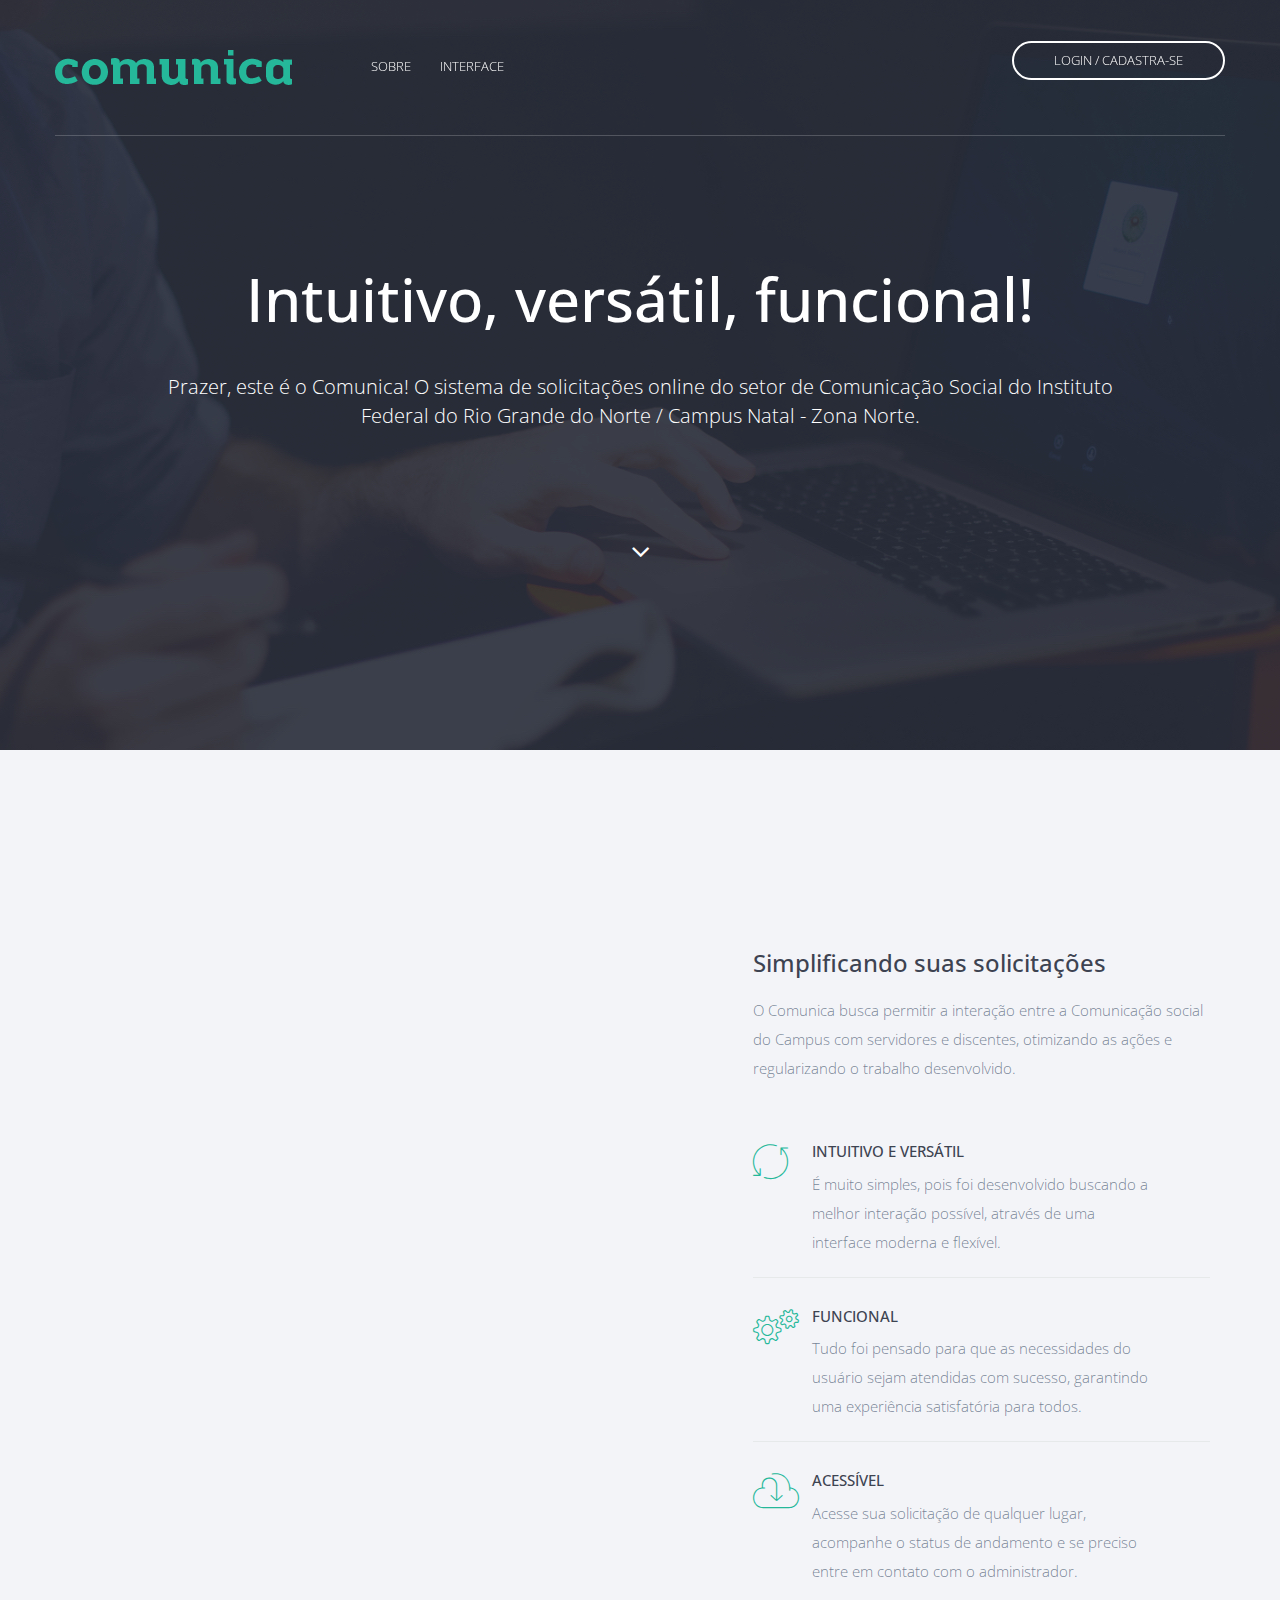
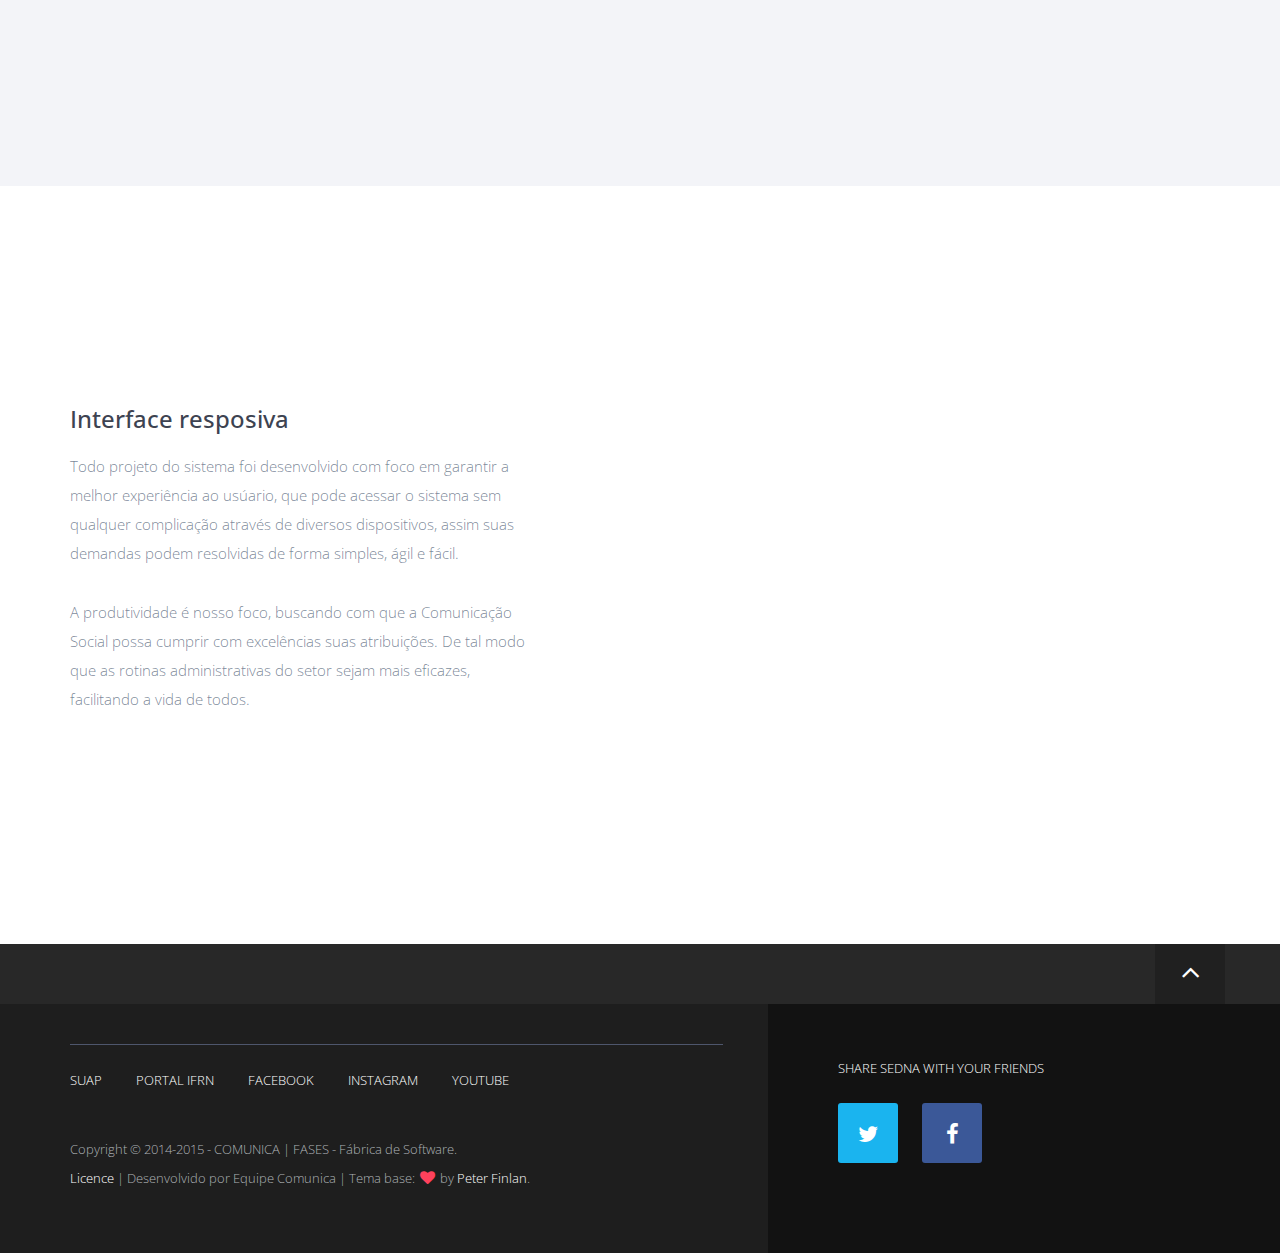
<file: index.html>
<!doctype html>
<!--[if lt IE 7]>      <html class="no-js lt-ie9 lt-ie8 lt-ie7" lang=""> <![endif]-->
<!--[if IE 7]>         <html class="no-js lt-ie9 lt-ie8" lang=""> <![endif]-->
<!--[if IE 8]>         <html class="no-js lt-ie9" lang=""> <![endif]-->
<!--[if gt IE 8]><!--> <html class="no-js" lang=""> <!--<![endif]-->
<head>
	<meta charset="utf-8">
	<!--<meta http-equiv="X-UA-Compatible" content="IE=edge,chrome=1">-->
	<meta http-equiv="X-UA-Compatible" content="IE=edge" />
	<title>COMUNICA - Sistema Online da Comunicação Social</title>
	<meta name="description" content="">
	<meta name="viewport" content="width=device-width, initial-scale=1">
	<link rel="apple-touch-icon" href="apple-touch-icon.png">
	<link rel="icon" type="image/png" href="favicon-32x32.png" sizes="32x32" />
	<link rel="icon" type="image/png" href="favicon-16x16.png" sizes="16x16" />
	<link rel="stylesheet" href="css/normalize.min.css">
	<link rel="stylesheet" href="css/bootstrap.min.css">
	<link rel="stylesheet" href="css/jquery.fancybox.css">
	<link rel="stylesheet" href="css/flexslider.css">
	<link rel="stylesheet" href="css/styles.css">
	<link rel="stylesheet" href="css/queries.css">
	<link rel="stylesheet" href="css/etline-font.css">
	<link rel="stylesheet" href="bower_components/animate.css/animate.min.css">
	<link rel="stylesheet" href="http://maxcdn.bootstrapcdn.com/font-awesome/4.3.0/css/font-awesome.min.css">
	<script src="js/vendor/modernizr-2.8.3-respond-1.4.2.min.js"></script>
</head>
<body id="top">
    <!--[if lt IE 8]>
    <p class="browserupgrade">You are using an <strong>outdated</strong> browser. Please <a href="http://browsehappy.com/">upgrade your browser</a> to improve your experience.</p>
    <![endif]-->
    <section class="hero">
    	<section class="navigation">
    		<header>
    			<div class="header-content">
    				<div class="logo"><a href="#"><img src="img/comunica-logo.png" alt="Comunica"></a></div>
    				<div class="header-nav">
    					<nav>
    						<ul class="primary-nav">
    							<li><a href="#sobre">Sobre</a></li>
    							<li><a href="#interface">Interface</a></li>
    							<!-- <li><a href="#equipe">Equipe</a></li> -->
    						</ul>
    						<ul class="member-actions">
    							<!-- <li><a href="#download" class="login">Log in</a></li> -->
    							<li><a href="painel/login" class="btn-white btn-small">Login / Cadastra-se</a></li>
    						</ul>
    					</nav>
    				</div>
    				<div class="navicon">
    					<a class="nav-toggle" href="#"><span></span></a>
    				</div>
    			</div>
    		</header>
    	</section>
    	<div class="container">
    		<div class="row">
    			<div class="col-md-10 col-md-offset-1">
    				<div class="hero-content text-center">
    					<h1>Intuitivo, versátil, funcional!</h1>
    					<p class="intro">Prazer, este é o Comunica! O sistema de solicitações online do setor de Comunicação Social do Instituto Federal do Rio Grande do Norte / Campus Natal - Zona Norte.</p>
    					<!--<a href="#" class="btn btn-fill btn-large btn-margin-right">Download</a> <a href="#" class="btn btn-accent btn-large">Learn more</a> -->
    				</div>
    			</div>
    		</div>
    	</div>
    	<div class="down-arrow floating-arrow"><a href="#sobre"><i class="fa fa-angle-down"></i></a></div>
    </section>
   <!--
   <section class="intro section-padding">
        <div class="container">
            <div class="row">
                <div class="col-md-4 intro-feature">
                    <div class="intro-icon">
                        <span data-icon="&#xe810;" class="icon"></span>
                    </div>
                    <div class="intro-content">
                        <h5>Easily Customised</h5>
                        <p>Easily customise Sedna to suit your start up, portfolio or product. Take advantage of the layered Sketch file and bring your product to life.</p>
                    </div>
                </div>
                <div class="col-md-4 intro-feature">
                    <div class="intro-icon">
                        <span data-icon="&#xe030;" class="icon"></span>
                    </div>
                    <div class="intro-content">
                        <h5>Modern Design</h5>
                        <p>Designed with modern trends and techniques in mind, Sedna will help your product stand out in an already saturated market.</p>
                    </div>
                </div>
                <div class="col-md-4 intro-feature">
                    <div class="intro-icon">
                        <span data-icon="&#xe01a;" class="icon"></span>
                        <span data-icon="&#xe02a;" class="icon"></span>
                        <span data-icon="&#xe03a;" class="icon"></span>
                        <span data-icon="&#xe04a;" class="icon"></span>
                        <span data-icon="&#xe05a;" class="icon"></span>
                        <span data-icon="&#xe04b;" class="icon"></span>
                        <span data-icon="&#xe05b;" class="icon"></span>
                        <span data-icon="&#xe00a;" class="icon"></span>
                        <span data-icon="&#xe00b;" class="icon"></span>
                        <span data-icon="&#xe00c;" class="icon"></span>
                        <span data-icon="&#xe00d;" class="icon"></span>
                        <span data-icon="&#xe00e;" class="icon"></span>
                        <span data-icon="&#xe00f;" class="icon"></span>
                        <span data-icon="&#xe01a;" class="icon"></span>
                        <span data-icon="&#xe02b;" class="icon"></span>
                        <span data-icon="&#xe03c;" class="icon"></span>
                        <span data-icon="&#xe04d;" class="icon"></span>
                        <span data-icon="&#xe05e;" class="icon"></span>
                        <span data-icon="&#xe06f;" class="icon"></span>
                        <span data-icon="&#xe00a;" class="icon"></span>
                        <span data-icon="&#xe00b;" class="icon"></span>
                        <span data-icon="&#xe00c;" class="icon"></span>
                        <span data-icon="&#xe00d;" class="icon"></span>
                        <span data-icon="&#xe00e;" class="icon"></span>
                        <span data-icon="&#xe00f;" class="icon"></span>

                    </div>
                    <div class="intro-content last">
                        <h5>Responsive Development</h5>
                        <p>Built using the latest web technologies like html5, css3, and jQuery, rest assured Sedna will look smashing on every device under the sun.</p>
                    </div>
                </div>
            </div>
        </div>
    </section> -->
    <section class="features section-padding" id="sobre">
    	<div class="container">
    		<div class="row">
    			<div class="col-md-5 col-md-offset-7">
    				<div class="feature-list">
    					<h3>Simplificando suas solicitações</h3>
    					<p>O Comunica busca permitir a interação entre a Comunicação social do Campus com servidores e discentes, otimizando as ações e regularizando o trabalho desenvolvido.</p>
    					<ul class="features-stack">
    						<li class="feature-item">
    							<div class="feature-icon">
    								<span data-icon="&#xe05a;" class="icon"></span>
    							</div>
    							<div class="feature-content">
    								<h5>Intuitivo e versátil</h5>
    								<p>É muito simples, pois foi desenvolvido buscando a melhor interação possível, através de uma interface moderna e  flexível.</p>
    							</div>
    						</li>
    						<li class="feature-item">
    							<div class="feature-icon">
    								<span data-icon="&#xe02b;" class="icon"></span>
    							</div>
    							<div class="feature-content">
    								<h5>Funcional</h5>
    								<p>Tudo foi pensado para que as necessidades do usuário sejam atendidas com sucesso, garantindo uma experiência satisfatória para todos.
    								</p>
    							</div>
    						</li>
    						<li class="feature-item">
    							<div class="feature-icon">
    								<span data-icon="&#xe04d;" class="icon"></span>
    							</div>
    							<div class="feature-content">
    								<h5>Acessível</h5>
    								<p>Acesse sua solicitação de qualquer lugar, acompanhe o status de andamento e se preciso entre em contato com o administrador.</p>
    							</div>
    						</li>
    					</ul>
    				</div>
    			</div>
    		</div>
    	</div>
    	<div class="device-showcase">
    		<div class="devices">
    			<div class="ipad-wrap wp1"></div>
    			<div class="iphone-wrap wp2"></div>
    		</div>
    	</div>
    	<div class="responsive-feature-img"><img src="img/devices.png" alt="responsive devices"></div>
    </section>
    <section class="features-extra section-padding" id="interface">
    	<div class="container">
    		<div class="row">
    			<div class="col-md-5">
    				<div class="feature-list">
    					<h3>Interface resposiva</h3>
    					<p>Todo projeto do sistema foi desenvolvido com foco em garantir a melhor experiência ao usúario, que pode acessar o sistema sem qualquer complicação através de diversos dispositivos, assim suas demandas podem resolvidas de forma simples, ágil e fácil. </p>
    					<p>A produtividade é nosso foco, buscando com que a Comunicação Social possa cumprir com excelências suas atribuições. De tal modo que as rotinas administrativas do setor sejam mais eficazes, facilitando a vida de todos.
    					</p>
    					<!-- <a href="#" class="btn btn-ghost btn-accent btn-small">What's Sketch?</a> -->
    				</div>
    			</div>
    		</div>
    	</div>
    	<div class="macbook-wrap wp3"></div>
    	<div class="responsive-feature-img"><img src="img/macbook-pro.png" alt="responsive devices"></div>
    </section>

       <!--
    <section class="hero-strip section-padding">
        <div class="container">
            <div class="col-md-12 text-center">
                <h2>
                Customise Sedna with the included <span class="sketch">Sketch <i class="version">3</i></span> file
                </h2>
                <p>Change/swap/edit every aspect of Sedna before you hit development with the included Sketch file.</p>
                <a href="#" class="btn btn-ghost btn-accent btn-large">Download now!</a>
                <div class="logo-placeholder floating-logo"><img src="img/sketch-logo.png" alt="Sketch Logo"></div>
            </div>
        </div>
    </section>
    <section class="blog-intro section-padding" id="blog">
        <div class="container">
            <div class="row">
                <div class="col-md-12">
                    <h3>Showcase your smashing product with Sedna</h3>
                </div>
            </div>
            <div class="row">
                <div class="col-md-6 col-sm-12 col-xs-12 leftcol">
                    <h5>EXCLUSIVE TO CODROPS</h5>
                    <p>Minim veniam, quis nostrud exercitation ullamco laboris nisi ut aliquip ex ea commodo consequat. Duis aute irure dolor in reprehenderit in voluptate velit esse cillum dolore eu fugiat nulla pariatur. Excepteur sint occaecat cupidatat non proident, sunt in culpa qui officia deserunt mollit anim id est laborum.</p>
                </div>
                <div class="col-md-6 col-sm-12 col-xs-12 rightcol">
                    <h5>SPREADING PIXELS AROUND THE WORLD</h5>
                    <p>Minim veniam, quis nostrud exercitation ullamco laboris nisi ut aliquip ex ea commodo consequat. Duis aute irure dolor in reprehenderit in voluptate velit esse cillum dolore eu fugiat nulla pariatur. Excepteur sint occaecat cupidatat non proident, sunt in culpa qui officia deserunt mollit anim id est laborum.</p>
                </div>
            </div>
        </div>
    </section>

    <section class="blog text-center">
        <div class="container-fluid">
            <div class="row">
                <div class="col-md-4">
                    <article class="blog-post">
                        <figure>
                            <a href="img/blog-img-01.jpg" class="single_image">
                                <div class="blog-img-wrap">
                                    <div class="overlay">
                                        <i class="fa fa-search"></i>
                                    </div>
                                    <img src="img/blog-img-01.jpg" alt="Sedna blog image"/>
                                </div>
                            </a>
                            <figcaption>
                            <h2><a href="#" class="blog-category" data-toggle="tooltip" data-placement="top" data-original-title="See more posts">Product</a></h2>
                            <p><a href="#" class="blog-post-title">Getting started with Sedna <i class="fa fa-angle-right"></i></a></p>
                            </figcaption>
                        </figure>
                    </article>
                </div>
                <div class="col-md-4">
                    <article class="blog-post">
                        <figure>
                            <a href="img/blog-img-02.jpg" class="single_image">
                                <div class="blog-img-wrap">
                                    <div class="overlay">
                                        <i class="fa fa-search"></i>
                                    </div>
                                    <img src="img/blog-img-02.jpg" alt="Sedna blog image"/>
                                </div>
                            </a>
                            <figcaption>
                            <h2><a href="#" class="blog-category" data-toggle="tooltip" data-placement="top" data-original-title="See more posts">Technology</a></h2>
                            <p><a href="#" class="blog-post-title">Why IE8 support is deminishing <i class="fa fa-angle-right"></i></a></p>
                            </figcaption>
                        </figure>
                    </article>
                </div>
                <div class="col-md-4">
                    <article class="blog-post">
                        <figure>
                            <a href="img/blog-img-03.jpg" class="single_image">
                                <div class="blog-img-wrap">
                                    <div class="overlay">
                                        <i class="fa fa-search"></i>
                                    </div>
                                    <img src="img/blog-img-03.jpg" class="single_image" alt="Sedna blog image"/>
                                </div>
                            </a>
                            <figcaption>
                            <h2><a href="#" class="blog-category" data-toggle="tooltip" data-placement="top" data-original-title="See more posts">Product</a></h2>
                            <p><a href="#" class="blog-post-title">Sedna tutorial: How to begin your <i class="fa fa-angle-right"></i></a></p>
                            </figcaption>
                        </figure>
                    </article>
                </div>
                <a href="#" class="btn btn-ghost btn-accent btn-small">More news</a>
            </div>
        </div>
    </section> -->

  <!--      <section class="testimonial-slider section-padding text-center">
    	<div class="container">
    		<div class="row">
    			<div class="col-md-12">
    				<div class="flexslider">
    					<ul class="slides">
    						<li>
    							<div class="avatar"><img src="img/avatar.jpg" alt="Sedna Testimonial Avatar"></div>
    							<h2>"Lorem ipsum dolor sit amet, nullam lucia nisi."</h2>
    							<p class="author">Peter Finlan, Product Designer.</p>
    						</li>
    						<li>
    							<div class="avatar"><img src="img/mani.jpg" alt="Sedna Testimonial Avatar"></div>
    							<h2>"Nunc vel maximus purus. Nullam ac urna ornare."</h2>
    							<p class="author">Manoela Ilic, Founder @ Codrops.</p>
    						</li>
    						<li>
    							<div class="avatar"><img src="img/130.jpg" alt="Sedna Testimonial Avatar"></div>
    							<h2>"Nullam ac urna ornare, ultrices nisl ut, lacinia nisi."</h2>
    							<p class="author">Blaz Robar, Pixel Guru</p>
    						</li>
    					</ul>
    				</div>
    			</div>
    		</div>
    	</div>
    </section>

    <section class="sign-up section-padding text-center" id="download">
        <div class="container">
            <div class="row">
                <div class="col-md-6 col-md-offset-3">
                    <h3>Get started with Sedna, absolutely free</h3>
                    <p>Grab your copy today, exclusively from Codrops</p>
                    <form class="signup-form" action="#" method="POST" role="form">
                        <div class="form-input-group">
                            <i class="fa fa-envelope"></i><input type="text" class="" placeholder="Enter your email" required>
                        </div>
                        <div class="form-input-group">
                            <i class="fa fa-lock"></i><input type="text" class="" placeholder="Enter your password" required>
                        </div>
                        <button type="submit" class="btn-fill sign-up-btn">Sign up for free</button>
                    </form>
                </div>
            </div>
        </div>
    </section> -->


   <!-- <section class="intro section-padding" id="equipe">
    	<div class="container">
    		<div class="row">
    			<div class="col-md">
    				<div class="col-md-3  feature-list">
    					<h3><span data-icon="&#xe040;" class="icon"></span> EQUIPE</h3>
    					<p>O projeto teve início em 2015, tendo como precursores alunos do Curso Técnico Integrado em Informática. Atualmente é desenvolvido na Fábrica de Software Escola (FaSES) do Instituo Federal do Rio Grande do Norte / Campus Natal - Zona Norte.
    					</p>
    				</div>
    			</div>
    			<div class="col-md-3 ">
    				<div class="intro-content">
    					<h5><i class="fa fa-anchor"></i> Cesimar Xavier (Orientador)</h5>
    					<p>Graduado em Design Gráfico pela Universidade Potiguar (2011). Tem experiência na área de Ciência da Computação, com ênfase em Sistemas Web. Visando desenvolvimento para web, usabilidade na web, arquitetura de informação, IHC e experiência de usuário.</p>
    				</div>
    			</div>
    			<div class="col-md-3">
    				<div class="intro-content">
    					<h5><i class="glyphicon glyphicon-fire"></i> Otavio Barbosa (Orientador)</h5>
    					<p>Graduado em Ciência da Computação pela Universidade Federal do Rio Grande do Norte (2009). Atualmente é professor do ensino básico, técnico e tecnológico do Instituto Federal de Educação, Ciência e Tecnologia do Rio Grande do Norte.</p>
    				</div>
    			</div>

    			<div class="col-md-3">
    				<div class="intro-content last">
    					<h5><i class="fa fa-smile-o"></i> Cinthia Diniz</h5>
    					<p>Técnica em Informática pelo IFRN (2015), atualmente é graduanda no curso de Medicina pela Universidade Federal do Rio Grande do Norte.</p>
    				</div>
    			</div>
    		</div>


    		<div class="col-md-3">
    			<div class="intro-content last">
    				<h5><i class="glyphicon glyphicon-cog"></i> Darlla Torres</h5>
    				<p>Técnica em Informática pelo IFRN (2015), atualmente é graduanda no curso de Engenharia de Produção pela Universidade Federal do Rio Grande do Norte.</p>
    			</div>
    		</div>
    		<div class="col-md-3">
    			<div class="intro-content last">
    				<h5><i class="fa fa-puzzle-piece"></i>  Geovane Bispo</h5>
    				<p>Técnica em Informática pelo IFRN (2015), atualmente é graduando no curso de Engenharia Civil pela Universidade Federal do Rio Grande do Norte.</p>
    			</div>
    		</div>

    		<div class="col-md-3">
    			<div class="intro-content last">
    				<h5><i class="fa fa-rocket"></i> Jadson Medeiros</h5>
    				<p>Técnico em Informática pelo IFRN (2015), já cursou Publicidade e Propaganda, mas atualmente é Graduando em Direito pela UFRN. Tem experiência com criação de contéudo para web e design.</p>
    			</div>
    		</div>

    		<div class="col-md-3">
    			<div class="intro-content last">
    				<h5><i class="glyphicon glyphicon-user"></i> Vivian Gabriella</h5>
    				<p>Técnica em Informática pelo IFRN (2015), possui experiência com a área de redes e segurança da informação.</p>
    			</div>
    		</div>

    	</div>
    </div>
</section> -->


<section class="to-top">
	<div class="container">
		<div class="row">
			<div class="to-top-wrap">
				<a href="#top" class="top"><i class="fa fa-angle-up"></i></a>
			</div>
		</div>
	</div>
</section> 
<footer>
	<div class="container">
		<div class="row">
			<div class="col-md-7">
				<div class="footer-links">
					<ul class="footer-group">
						<li><a href="http://suap.ifrn.edu.br/" target="_blank">SUAP</a></li>
						<li><a href="http://portal.ifrn.edu.br/campus/natalzonanorte" target="_blank">PORTAL IFRN</a></li>
						<li><a href="https://www.facebook.com/ifrn.natalzonanorte/" target="_blank">FACEBOOK</a></li>
						<li><a href="https://www.instagram.com/ifrnzn/" target="_blank">INSTAGRAM</a></li>
						<li><a href="#" target="_blank">YOUTUBE</a></li>
					</ul>
					<p>Copyright © 2014-2015 - COMUNICA | FASES - Fábrica de Software. <br>
						<a href="http://tympanus.net/codrops/licensing/">Licence</a> | Desenvolvido por Equipe Comunica | Tema base: <span class="fa fa-heart pulse2"></span> by <a href="http://www.peterfinlan.com/">Peter Finlan</a>.</p>
					</div>
				</div>
				<div class="social-share">
					<p>Share Sedna with your friends</p>
					<a href="https://twitter.com/peterfinlan" class="twitter-share"><i class="fa fa-twitter"></i></a> <a href="#" class="facebook-share"><i class="fa fa-facebook"></i></a>
				</div>
			</div>
		</div>
	</footer>
	<script src="http://ajax.googleapis.com/ajax/libs/jquery/1.11.2/jquery.min.js"></script>
	<script>window.jQuery || document.write('<script src="js/vendor/jquery-1.11.2.min.js"><\/script>')</script>
	<script src="bower_components/retina.js/dist/retina.js"></script>
	<script src="js/jquery.fancybox.pack.js"></script>
	<script src="js/vendor/bootstrap.min.js"></script>
	<script src="js/scripts.js"></script>
	<script src="js/jquery.flexslider-min.js"></script>
	<script src="bower_components/classie/classie.js"></script>
	<script src="bower_components/jquery-waypoints/lib/jquery.waypoints.min.js"></script>
	<!-- Google Analytics: change UA-XXXXX-X to be your site's ID. -->
	<script>
		(function(b,o,i,l,e,r){b.GoogleAnalyticsObject=l;b[l]||(b[l]=
			function(){(b[l].q=b[l].q||[]).push(arguments)});b[l].l=+new Date;
		e=o.createElement(i);r=o.getElementsByTagName(i)[0];
		e.src='//www.google-analytics.com/analytics.js';
		r.parentNode.insertBefore(e,r)}(window,document,'script','ga'));
		ga('create','UA-XXXXX-X','auto');ga('send','pageview');
	</script>
</body>
</html>
</file>
<file: css/styles.css>
@import url(http://fonts.googleapis.com/css?family=Open+Sans:300italic,400italic,600italic,700italic,800italic,400,300,600,700,800);
@import url(http://fonts.googleapis.com/css?family=Merriweather:400,300,400italic,300italic,700,700italic);
@import url(http://fonts.googleapis.com/css?family=Nunito:400,300,700);

@font-face {
    font-family: 'musketbold';
    src: url('../fonts/musket-bold-webfont.eot');
    src: url('../fonts/musket-bold-webfont.eot?#iefix') format('embedded-opentype'),
         url('../fonts/musket-bold-webfont.woff2') format('woff2'),
         url('../fonts/musket-bold-webfont.woff') format('woff'),
         url('../fonts/musket-bold-webfont.ttf') format('truetype'),
         url('../fonts/musket-bold-webfont.svg#musketbold') format('svg');
    font-weight: normal;
    font-style: normal;

}




@font-face {
    font-family: 'musketbold_italic';
    src: url('../fonts/musket-bold-italic-webfont.eot');
    src: url('../fonts/musket-bold-italic-webfont.eot?#iefix') format('embedded-opentype'),
         url('../fonts/musket-bold-italic-webfont.woff2') format('woff2'),
         url('../fonts/musket-bold-italic-webfont.woff') format('woff'),
         url('../fonts/musket-bold-italic-webfont.ttf') format('truetype'),
         url('../fonts/musket-bold-italic-webfont.svg#musketbold_italic') format('svg');
    font-weight: normal;
    font-style: normal;

}




@font-face {
    font-family: 'musketregular';
    src: url('../fonts/musket-regular-webfont.eot');
    src: url('../fonts/musket-regular-webfont.eot?#iefix') format('embedded-opentype'),
         url('../fonts/musket-regular-webfont.woff2') format('woff2'),
         url('../fonts/musket-regular-webfont.woff') format('woff'),
         url('../fonts/musket-regular-webfont.ttf') format('truetype'),
         url('../fonts/musket-regular-webfont.svg#musketregular') format('svg');
    font-weight: normal;
    font-style: normal;

}

/* ==========================================================================
Typography
========================================================================== */
p {
  font-size: 15px;
  line-height: 29px;
  color: rgba(28, 54, 83, 0.6);
  padding-bottom: 20px; }

h1 {
  font-size: 60px; }

h2 {
  font-size: 40px;
  font-weight: 300;
  color: #3D4351; }

h3 {
  font-size: 24px;
  margin-bottom: 20px;
  color: #3D4351; }

h4 {
  font-size: 18px; }

h5 {
  font-size: 15px;
  color: #3D4351;
  text-transform: uppercase;
  font-weight: 500; }

.btn {
  font-size: 13px;
  border: solid 2px;
  border-radius: 40px;
  display: inline-block;
  text-transform: uppercase; }

.btn:hover, .btn:focus {
  color: #fff;
  border-color: #25b89a;
  background-color: #25b89a; }

.btn-white {
  font-size: 13px;
  border: solid 2px;
  border-radius: 40px;
  display: inline-block;
  border-color: #fff; }

.btn-white:hover, .btn-white:focus {
  color: #25b89a;
  border-color: #25b89a; }

.btn-fill {
  color: #fff;
  border: solid 2px #25b89a;
  border-radius: 40px;
  display: inline-block;
  text-transform: uppercase;
  background-color: #25b89a; }

.btn-fill:hover, .btn-fill:focus {
  color: #fff;
  background-color: #D7405D;
  border-color: #D7405D; }

.btn-small {
  padding: 8px 40px; }

.btn-large {
  padding: 15px 40px; }

.btn-margin-right {
  margin-right: 20px; }

section.intro, section.features-extra, section.sign-up {
  background: #fff; }

section.features, section.blog-intro, section.blog {
  background: #F3F4F8; }

/* ==========================================================================
Global Styles
========================================================================== */
.group:after {
  content: "";
  display: table;
  clear: both; }

.no-padding {
  padding: 0; }

.no-margin {
  margin: 0; }

a {
  color: #25b89a;
  -webkit-transition-timing-function: ease;
  transition-timing-function: ease;
  -webkit-transition-duration: 200ms;
  transition-duration: 200ms;
  -webkit-transition-property: color, border-color, background-color;
  transition-property: color, border-color, background-color; }

a:hover, a:focus {
  color: #D7405D;
  text-decoration: none; }

body {
  font-family: "Open Sans", sans-serif;
  font-weight: 300;
  color: rgba(28, 54, 83, 0.6);
  -webkit-text-size-adjust: 100%; }

ul, ol {
  margin: 0;
  padding: 0; }

ul li {
  list-style: none; }

.section-padding {
  padding: 200px 0; }

.tooltip {
  position: absolute;
  z-index: 1070;
  display: block;
  font-family: "Helvetica Neue", Helvetica, Arial, sans-serif;
  font-size: 12px;
  font-weight: normal;
  line-height: 1.4;
  visibility: visible;
  filter: alpha(opacity=0);
  opacity: 0; }

.tooltip.in {
  filter: alpha(opacity=90);
  opacity: .9; }

.tooltip.top {
  padding: 5px 0;
  margin-top: -3px; }

.tooltip.right {
  padding: 0 5px;
  margin-left: 3px; }

.tooltip.bottom {
  padding: 5px 0;
  margin-top: 3px; }

.tooltip.left {
  padding: 0 5px;
  margin-left: -3px; }

.tooltip-inner {
  max-width: 200px;
  padding: 3px 8px;
  color: #fff;
  text-align: center;
  text-decoration: none;
  text-transform: capitalize;
  background-color: #000;
  border-radius: 4px; }

/* ==========================================================================
Animations
========================================================================== */
.pulse2 {
  -webkit-animation-name: pulse2;
          animation-name: pulse2;
  -webkit-animation-duration: 1s;
          animation-duration: 1s;
  -webkit-animation-iteration-count: infinite;
          animation-iteration-count: infinite;
  -webkit-animation-timing-function: linear;
          animation-timing-function: linear; }

@-webkit-keyframes pulse2 {
  0% {
    -webkit-transform: scale(1.1);
            transform: scale(1.1); }
  50% {
    -webkit-transform: scale(0.8);
            transform: scale(0.8); }
  100% {
    -webkit-transform: scale(1);
            transform: scale(1); } }

@keyframes pulse2 {
  0% {
    -webkit-transform: scale(1.1);
            transform: scale(1.1); }
  50% {
    -webkit-transform: scale(0.8);
            transform: scale(0.8); }
  100% {
    -webkit-transform: scale(1);
            transform: scale(1); } }
.floating-arrow {
  -webkit-animation-name: floating-arrow;
          animation-name: floating-arrow;
  -webkit-animation-duration: 2s;
          animation-duration: 2s;
  -webkit-animation-iteration-count: infinite;
          animation-iteration-count: infinite;
  -webkit-animation-timing-function: ease-in-out;
          animation-timing-function: ease-in-out; }

@-webkit-keyframes floating-arrow {
  from {
    -webkit-transform: translate(-50%, 0);
            transform: translate(-50%, 0); }
  65% {
    -webkit-transform: translate(-50%, 15px);
            transform: translate(-50%, 15px); }
  to {
    -webkit-transform: translate(-50%, 0);
            transform: translate(-50%, 0); } }

@keyframes floating-arrow {
  from {
    -webkit-transform: translate(-50%, 0);
            transform: translate(-50%, 0); }
  65% {
    -webkit-transform: translate(-50%, 15px);
            transform: translate(-50%, 15px); }
  to {
    -webkit-transform: translate(-50%, 0);
            transform: translate(-50%, 0); } }
.floating-logo {
  -webkit-animation-name: floating-logo;
          animation-name: floating-logo;
  -webkit-animation-duration: 2s;
          animation-duration: 2s;
  -webkit-animation-iteration-count: infinite;
          animation-iteration-count: infinite;
  -webkit-animation-timing-function: ease-in-out;
          animation-timing-function: ease-in-out; }

@-webkit-keyframes floating-logo {
  from {
    -webkit-transform: translate(-50%, 0);
            transform: translate(-50%, 0); }
  50% {
    -webkit-transform: translate(-50%, 10px);
            transform: translate(-50%, 10px); }
  to {
    -webkit-transform: translate(-50%, 0);
            transform: translate(-50%, 0); } }

@keyframes floating-logo {
  from {
    -webkit-transform: translate(-50%, 0);
            transform: translate(-50%, 0); }
  50% {
    -webkit-transform: translate(-50%, 10px);
            transform: translate(-50%, 10px); }
  to {
    -webkit-transform: translate(-50%, 0);
            transform: translate(-50%, 0); } }
/* ==========================================================================
Waypoinsts
========================================================================== */
.wp1, .wp2, .wp3, .wp4, .wp5, .wp6, .wp7, .wp8, .wp9 {
  visibility: hidden; }

.wp2 {
  -webkit-animation-delay: 0.3s;
  animation-delay: 0.3s; }

.bounceInLeft, .bounceInRight, .fadeInUp, .fadeInUpDelay, .fadeInDown, .fadeInUpD, .fadeInLeft, .fadeInRight, .bounceInDown {
  visibility: visible; }

/* ==========================================================================
Navigation
========================================================================== */
.header-nav.open {
  visibility: visible;
  opacity: 0.9;
  -webkit-transition: opacity 0.5s;
  transition: opacity 0.5s; }

.nav-toggle {
  position: absolute;
  top: 0;
  right: 15px;
  z-index: 999999;
  padding: 10px 35px 16px 0;
  cursor: pointer; }

.nav-toggle:focus {
  outline: none; }

.nav-toggle span, .nav-toggle span:before, .nav-toggle span:after {
  content: "";
  position: absolute;
  display: block;
  width: 35px;
  height: 3px;
  border-radius: 1px;
  background: #fff;
  cursor: pointer; }

.nav-toggle span:before {
  top: -10px; }

.nav-toggle span:after {
  bottom: -10px; }

.nav-toggle span, .nav-toggle span:before, .nav-toggle span:after {
  -webkit-transition: all 300ms ease-in-out;
  transition: all 300ms ease-in-out; }

.nav-toggle.active span {
  background-color: transparent; }

.nav-toggle.active span:before, .nav-toggle.active span:after {
  top: 0; }

.nav-toggle.active span:before {
  -ms-transform: rotate(45deg);
  -webkit-transform: rotate(45deg);
  transform: rotate(45deg); }

.nav-toggle.active span:after {
  top: 10px;
  -ms-transform: translatey(-10px) rotate(-45deg);
  -webkit-transform: translatey(-10px) rotate(-45deg);
  transform: translatey(-10px) rotate(-45deg); }

.navicon {
  position: absolute;
  height: 26px;
  right: 10px;
  top: 48px;
  visibility: hidden;
  -webkit-transition: all 300ms ease-in-out;
          transition: all 300ms ease-in-out; }

/* ==========================================================================
Hero
========================================================================== */
.hero {
  min-height: 750px;
  background: url("../img/hero.jpg") center center;
  background-size: cover;
  position: relative; }
  .hero .down-arrow a {
    color: #fff; }
  .hero h1 {
    color: #fff;
    margin-bottom: 40px; }
  .hero p.intro {
    color: #fff;
    font-size: 20px;
    font-weight: 300;
    margin-bottom: 80px; }
  .hero .hero-content {
    padding-top: 26%; }

.navigation {
  -webkit-transition: all 300ms ease-in-out;
          transition: all 300ms ease-in-out;
  position: fixed;
  width: 100%;
  z-index: 999; }

.fixed {
  position: fixed;
  background-color: #1e1e1e;
  z-index: 999;
  width: 100%; }

header {
  padding: 50px 0;
  border-bottom: solid 1px rgba(255, 255, 255, 0.2);
  position: relative;
  width: 1170px;
  margin: 0 auto;
  -webkit-transition: padding 300ms ease-in-out;
          transition: padding 300ms ease-in-out; }
  header a {
    color: #fff;
    text-transform: uppercase;
    font-size: 13px; }
    header a.login {
      margin-right: 20px; }
  header .logo {
    display: inline-block; }
  header ul.primary-nav {
    margin: 0 0 0 75px;
    padding: 0; }
    header ul.primary-nav li {
      display: inline; }
      header ul.primary-nav li a {
        color: #fff;
        padding-right: 25px; }
        header ul.primary-nav li a:hover {
          color: #25b89a; }
      header ul.primary-nav li:last-child a {
        padding-right: 0px; }
  header ul.member-actions li {
    display: inline; }
    header ul.member-actions li a {
      color: #fff; }
      header ul.member-actions li a:hover {
        color: #25b89a; }
  header .header-nav {
    display: inline-block; }
  header .member-actions {
    position: absolute;
    right: 0;
    top: 41px;
    -webkit-transition: all 300ms ease-in-out;
            transition: all 300ms ease-in-out; }

.down-arrow {
  color: #fff;
  font-size: 30px;
  position: absolute;
  /* bottom: 30px; */
  left: 50%;
  -webkit-transform: translateX(-50%);
      -ms-transform: translateX(-50%);
          transform: translateX(-50%); }

/* ==========================================================================
Intro
========================================================================== */
.intro span.icon {
  font-size: 40px;
  color: #25b89a;
  font-weight: bold; }

.intro-icon {
  display: inline-block;
  vertical-align: top;
  padding: 6px 0 0 0;
  margin-right: 20px;
  width: 40px; }

.intro-content {
  display: inline-block;
  width: 80%; }

/* ==========================================================================
Features-stack
========================================================================== */
.features {
  position: relative; }
  .features p {
    margin-bottom: 0;
    padding-bottom: 0; }
  .features h3 {
    margin: 0 0 20px 0; }
  .features span.icon {
    font-size: 35px;
    color: #25b89a;
    font-weight: bold; }
  .features .feature-icon {
    display: inline-block;
    vertical-align: top;
    padding: 6px 0 0 0;
    margin-right: 20px;
    width: 35px; }
  .features .feature-content {
    display: inline-block;
    width: 75%; }
  .features .intro-icon {
    display: inline-block;
    vertical-align: top;
    padding: 6px 0 0 0;
    margin-right: 20px; }
  .features .intro-content {
    display: inline-block;
    width: 80%; }
  .features ul.features-stack {
    margin-top: 50px; }
  .features ul.features-stack li {
    margin-top: 20px;
    padding-bottom: 20px;
    border-bottom: solid 1px #E6E9EA; }
  .features ul.features-stack li:last-child {
    padding-bottom: 0px;
    border-bottom: none; }
  .features .ipad-wrap {
    width: 706px;
    height: 1002px;
    background: url("../img/ipad-device.png") no-repeat center center;
    z-index: 1; }
  .features .iphone-wrap {
    width: 304px;
    height: 620px;
    background: url("../img/iphone6.png") no-repeat center center;
    position: absolute;
    left: 530px;
    bottom: 129px;
    z-index: 2; }
  .features .device-showcase {
    position: absolute;
    bottom: -365px;
    right: 61%; }

.features .responsive-feature-img, .features-extra .responsive-feature-img {
  display: none; }

.devices {
  position: relative; }

/* ==========================================================================
.features-extra
========================================================================== */
.features-extra {
  position: relative;
  z-index: 3; }
  .features-extra .btn {
    margin-top: 20px; }
  .features-extra .macbook-wrap {
    position: absolute;
    width: 820px;
    height: 775px;
    background: url("../img/macbook-pro.png") no-repeat center center;
    top: 50px;
    z-index: 4;
    left: 50%; }

/* ==========================================================================
.hero-strip
========================================================================== */
.hero-strip {
  margin-top: 120px;
  background: #333844 url("../img/polygonal-bg.jpg") no-repeat center center;
  padding-bottom: 190px;
  position: relative; }
  .hero-strip i {
    font-family: "Nunito", sans-serif;
    font-weight: 300;
    font-size: 25px;
    color: #F69D52;
    vertical-align: top;
    margin-left: -8px;
    font-style: normal; }
  .hero-strip h2 {
    color: #fff;
    margin: 0 0 20px 0; }
  .hero-strip p {
    color: #ACB1B4; }
  .hero-strip .btn {
    margin-top: 10px; }
  .hero-strip .logo-placeholder {
    width: 230px;
    height: 230px;
    position: absolute;
    bottom: -285px;
    left: 50%;
    -webkit-transform: translateX(-50%);
        -ms-transform: translateX(-50%);
            transform: translateX(-50%); }

/* ==========================================================================
.blog-intro
========================================================================== */
.blog-intro {
  padding-top: 160px; }
  .blog-intro h3 {
    margin-bottom: 70px; }
  .blog-intro .leftcol {
    padding-right: 100px;
    border-right: solid 1px #E6E9EA; }
  .blog-intro .rightcol {
    padding-left: 100px; }

/* ==========================================================================
.blog
========================================================================== */
.blog {
  padding-bottom: 120px; }
  .blog img {
    width: 100%;
    height: auto;
    -webkit-transition: all 300ms ease-in-out;
    transition: all 300ms ease-in-out; }
  .blog h2 {
    font-size: 11px;
    color: #ACB1B4;
    font-weight: 500;
    text-transform: uppercase;
    margin-top: 35px; }
  .blog .btn {
    margin-top: 20px; }
  .blog .blog-img-wrap {
    position: relative;
    overflow: hidden; }
    .blog .blog-img-wrap .overlay {
      position: absolute;
      width: 100%;
      height: 100%;
      background-color: rgba(255, 255, 255, 0.5);
      -webkit-transition: all 300ms ease-in-out;
      transition: all 300ms ease-in-out;
      -ms-filter: "progid:DXImageTransform.Microsoft.Alpha(Opacity=0)";
      filter: alpha(opacity=0);
      opacity: 0; }
    .blog .blog-img-wrap i {
      color: #fff;
      font-size: 20px;
      position: absolute;
      width: 20px;
      height: 20px;
      top: 25px;
      right: 35px; }
  .blog .blog-img-wrap:hover img, .blog .blog-img-wrap:focus img {
    -ms-transform: scale(1.1);
    -webkit-transform: scale(1.1);
    transform: scale(1.1); }
  .blog .blog-img-wrap:hover .overlay, .blog .blog-img-wrap:focus .overlay {
    -ms-filter: "progid:DXImageTransform.Microsoft.Alpha(Opacity=1)";
    filter: alpha(opacity=1);
    opacity: 1;
    z-index: 9; }
  .blog figcaption i {
    margin-left: 5px;
    font-size: 15px; }
  .blog figcaption a.blog-post-title {
    color: rgba(28, 54, 83, 0.6); }
  .blog figcaption a.blog-post-title:hover, .blog figcaption a.blog-post-title:focus {
    color: #3D4351; }

/* ==========================================================================
.testimonial-slider
========================================================================== */
.testimonial-slider {
  background: url("../img/testimonials-bg.jpg") no-repeat center center;
  background-size: cover; }
  .testimonial-slider .avatar {
    width: 82px;
    height: 82px;
    margin: 0 auto;
    vertical-align: middle;
    overflow: hidden;
    border-radius: 50%;
    border: solid 3px #fff;
    background-color: #fff; }
    .testimonial-slider .avatar img {
      width: 82px;
      height: auto; }
  .testimonial-slider h2 {
    color: #fff;
    font-size: 40px;
    font-weight: 300;
    font-style: italic;
    margin: 30px 0; }
  .testimonial-slider p {
    color: #ACB1B4;
    text-transform: uppercase;
    letter-spacing: 2px; }

/* ==========================================================================
Sign up form
========================================================================== */
.sign-up .signup-form .sign-up-btn {
  padding: 15px 0;
  border-radius: 3px;
  width: 80%;
  font-size: 13px; }
.sign-up .signup-form .form-input-group {
  width: 80%;
  height: 55px;
  margin: 0 auto 10px;
  border-radius: 5px;
  border: solid 1px #E6E9EA;
  text-align: left;
  position: relative; }
  .sign-up .signup-form .form-input-group i {
    color: #25b89a;
    font-size: 14px; }
  .sign-up .signup-form .form-input-group i:after {
    content: "";
    height: 30px;
    width: 1px;
    border-right: solid 1px #E6E9EA;
    position: absolute;
    top: 50%;
    left: 30px;
    -webkit-transform: translateY(-50%);
        -ms-transform: translateY(-50%);
            transform: translateY(-50%); }
  .sign-up .signup-form .form-input-group i.fa-lock {
    font-size: 18px;
    position: absolute;
    top: 50%;
    -webkit-transform: translateY(-50%);
        -ms-transform: translateY(-50%);
            transform: translateY(-50%);
    margin-left: 20px; }
  .sign-up .signup-form .form-input-group i.fa-envelope {
    font-size: 14px;
    position: absolute;
    top: 50%;
    -webkit-transform: translateY(-50%);
        -ms-transform: translateY(-50%);
            transform: translateY(-50%);
    margin-left: 20px; }
  .sign-up .signup-form .form-input-group input {
    padding-left: 68px;
    width: 100%;
    height: 100%;
    border-radius: 6px;
    border: none; }
  .sign-up .signup-form .form-input-group input::-webkit-input-placeholder {
    color: #BCC1C3; }
  .sign-up .signup-form .form-input-group input:-moz-placeholder {
    color: #BCC1C3; }
  .sign-up .signup-form .form-input-group input::-moz-placeholder {
    color: #BCC1C3; }
  .sign-up .signup-form .form-input-group input:-ms-input-placeholder {
    color: #BCC1C3; }

/* ==========================================================================
To top
========================================================================== */
.to-top {
  height: 60px;
  background-color: #282828; }
  .to-top .to-top-wrap {
    height: 60px;
    width: 70px;
    position: absolute;
    right: 0;
    text-align: center; }
    .to-top .to-top-wrap a {
      display: block;
      width: 100%;
      height: 100%;
      color: #fff;
      background-color: #202020; }
    .to-top .to-top-wrap a:hover, .to-top .to-top-wrap a:focus {
      background-color: rgba(0, 0, 0, 0.4); }
    .to-top .to-top-wrap i {
      font-size: 30px;
      line-height: 55px; }
  .to-top .row {
    position: relative; }

/* ==========================================================================
Footer
========================================================================== */
footer {
  background-color: #1e1e1e;
  position: relative; }
  footer p {
    color: #ACB1B4;
    font-size: 13px; }
  footer a {
    color: #fff; }
  footer a:hover {
    color: #25b89a; }
  footer ul.footer-group {
    border-top: solid 1px #4E566C;
    padding-top: 25px;
    margin-bottom: 45px; }
  footer ul.footer-group li {
    display: inline-block; }
  footer ul.footer-group li a {
    font-size: 13px;
    text-transform: uppercase; }
  footer ul.footer-group li a:hover {
    color: #25b89a; }
  footer ul.footer-group li {
    margin-right: 30px; }
  footer ul.footer-group li:last-child {
    margin-right: 0; }
  footer span.fa-heart {
    color: #ff415c;
    font-size: 15px;
    margin: 0 2px; }
  footer .social-share {
    position: absolute;
    background-color: #121212;
    right: 0;
    width: 40%;
    height: 100%;
    /*padding: 142px 0 0 70px;*/
    padding: 50px 0 0 70px; }
    footer .social-share p {
      color: #fff;
      text-transform: uppercase;
      padding-bottom: 10px; }
    footer .social-share a.twitter-share {
      height: 60px;
      width: 60px;
      background-color: #1AB4EF;
      border-radius: 3px;
      font-size: 22px;
      display: inline-block;
      text-align: center;
      margin-right: 20px; }
    footer .social-share a.twitter-share:hover, footer .social-share a.twitter-share:focus {
      background-color: #1590BF; }
    footer .social-share a.facebook-share:hover, footer .social-share a.facebook-share:focus {
      background-color: #324C85; }
    footer .social-share a.facebook-share {
      height: 60px;
      width: 60px;
      background-color: #3B5898;
      border-radius: 3px;
      font-size: 22px;
      display: inline-block;
      text-align: center; }
    footer .social-share a {
      color: #fff; }
    footer .social-share a:hover {
      color: #fff; }
    footer .social-share a i {
      margin-top: 20px; }
  footer .footer-links {
    /*margin: 120px 0 120px 0;*/
    margin: 40px 0; }



/* ==========================================================================
Icon font (http://www.elegantthemes.com/blog/freebie-of-the-week/free-line-style-icons)
========================================================================== */
@font-face {
  font-family: 'et-line';
  src: url("../fonts/et-line.eot");
  src: url("../fonts/et-line.eot?#iefix") format("embedded-opentype"), url("../fonts/et-line.woff") format("woff"), url("../fonts/et-line.ttf") format("truetype"), url("../fonts/et-line.svg#et-line") format("svg");
  font-weight: normal;
  font-style: normal; }
/* Use the following CSS code if you want to use data attributes for inserting your icons */
[data-icon]:before {
  font-family: 'et-line';
  content: attr(data-icon);
  speak: none;
  font-weight: normal;
  font-variant: normal;
  text-transform: none;
  line-height: 1;
  -webkit-font-smoothing: antialiased;
  -moz-osx-font-smoothing: grayscale;
  display: inline-block; }

/* Use the following CSS code if you want to have a class per icon */
/*
Instead of a list of all class selectors,
you can use the generic selector below, but it's slower:
[class*="icon-"] {
*/
.icon-mobile, .icon-laptop, .icon-desktop, .icon-tablet, .icon-phone, .icon-document, .icon-documents, .icon-search, .icon-clipboard, .icon-newspaper, .icon-notebook, .icon-book-open, .icon-browser, .icon-calendar, .icon-presentation, .icon-picture, .icon-pictures, .icon-video, .icon-camera, .icon-printer, .icon-toolbox, .icon-briefcase, .icon-wallet, .icon-gift, .icon-bargraph, .icon-grid, .icon-expand, .icon-focus, .icon-edit, .icon-adjustments, .icon-ribbon, .icon-hourglass, .icon-lock, .icon-megaphone, .icon-shield, .icon-trophy, .icon-flag, .icon-map, .icon-puzzle, .icon-basket, .icon-envelope, .icon-streetsign, .icon-telescope, .icon-gears, .icon-key, .icon-paperclip, .icon-attachment, .icon-pricetags, .icon-lightbulb, .icon-layers, .icon-pencil, .icon-tools, .icon-tools-2, .icon-scissors, .icon-paintbrush, .icon-magnifying-glass, .icon-circle-compass, .icon-linegraph, .icon-mic, .icon-strategy, .icon-beaker, .icon-caution, .icon-recycle, .icon-anchor, .icon-profile-male, .icon-profile-female, .icon-bike, .icon-wine, .icon-hotairballoon, .icon-globe, .icon-genius, .icon-map-pin, .icon-dial, .icon-chat, .icon-heart, .icon-cloud, .icon-upload, .icon-download, .icon-target, .icon-hazardous, .icon-piechart, .icon-speedometer, .icon-global, .icon-compass, .icon-lifesaver, .icon-clock, .icon-aperture, .icon-quote, .icon-scope, .icon-alarmclock, .icon-refresh, .icon-happy, .icon-sad, .icon-facebook, .icon-twitter, .icon-googleplus, .icon-rss, .icon-tumblr, .icon-linkedin, .icon-dribbble {
  font-family: 'et-line';
  speak: none;
  font-style: normal;
  font-weight: normal;
  font-variant: normal;
  text-transform: none;
  line-height: 1;
  -webkit-font-smoothing: antialiased;
  -moz-osx-font-smoothing: grayscale;
  display: inline-block; }

.icon-mobile:before {
  content: "\e000"; }

.icon-laptop:before {
  content: "\e001"; }

.icon-desktop:before {
  content: "\e002"; }

.icon-tablet:before {
  content: "\e003"; }

.icon-phone:before {
  content: "\e004"; }

.icon-document:before {
  content: "\e005"; }

.icon-documents:before {
  content: "\e006"; }

.icon-search:before {
  content: "\e007"; }

.icon-clipboard:before {
  content: "\e008"; }

.icon-newspaper:before {
  content: "\e009"; }

.icon-notebook:before {
  content: "\e00a"; }

.icon-book-open:before {
  content: "\e00b"; }

.icon-browser:before {
  content: "\e00c"; }

.icon-calendar:before {
  content: "\e00d"; }

.icon-presentation:before {
  content: "\e00e"; }

.icon-picture:before {
  content: "\e00f"; }

.icon-pictures:before {
  content: "\e010"; }

.icon-video:before {
  content: "\e011"; }

.icon-camera:before {
  content: "\e012"; }

.icon-printer:before {
  content: "\e013"; }

.icon-toolbox:before {
  content: "\e014"; }

.icon-briefcase:before {
  content: "\e015"; }

.icon-wallet:before {
  content: "\e016"; }

.icon-gift:before {
  content: "\e017"; }

.icon-bargraph:before {
  content: "\e018"; }

.icon-grid:before {
  content: "\e019"; }

.icon-expand:before {
  content: "\e01a"; }

.icon-focus:before {
  content: "\e01b"; }

.icon-edit:before {
  content: "\e01c"; }

.icon-adjustments:before {
  content: "\e01d"; }

.icon-ribbon:before {
  content: "\e01e"; }

.icon-hourglass:before {
  content: "\e01f"; }

.icon-lock:before {
  content: "\e020"; }

.icon-megaphone:before {
  content: "\e021"; }

.icon-shield:before {
  content: "\e022"; }

.icon-trophy:before {
  content: "\e023"; }

.icon-flag:before {
  content: "\e024"; }

.icon-map:before {
  content: "\e025"; }

.icon-puzzle:before {
  content: "\e026"; }

.icon-basket:before {
  content: "\e027"; }

.icon-envelope:before {
  content: "\e028"; }

.icon-streetsign:before {
  content: "\e029"; }

.icon-telescope:before {
  content: "\e02a"; }

.icon-gears:before {
  content: "\e02b"; }

.icon-key:before {
  content: "\e02c"; }

.icon-paperclip:before {
  content: "\e02d"; }

.icon-attachment:before {
  content: "\e02e"; }

.icon-pricetags:before {
  content: "\e02f"; }

.icon-lightbulb:before {
  content: "\e030"; }

.icon-layers:before {
  content: "\e031"; }

.icon-pencil:before {
  content: "\e032"; }

.icon-tools:before {
  content: "\e033"; }

.icon-tools-2:before {
  content: "\e034"; }

.icon-scissors:before {
  content: "\e035"; }

.icon-paintbrush:before {
  content: "\e036"; }

.icon-magnifying-glass:before {
  content: "\e037"; }

.icon-circle-compass:before {
  content: "\e038"; }

.icon-linegraph:before {
  content: "\e039"; }

.icon-mic:before {
  content: "\e03a"; }

.icon-strategy:before {
  content: "\e03b"; }

.icon-beaker:before {
  content: "\e03c"; }

.icon-caution:before {
  content: "\e03d"; }

.icon-recycle:before {
  content: "\e03e"; }

.icon-anchor:before {
  content: "\e03f"; }

.icon-profile-male:before {
  content: "\e040"; }

.icon-profile-female:before {
  content: "\e041"; }

.icon-bike:before {
  content: "\e042"; }

.icon-wine:before {
  content: "\e043"; }

.icon-hotairballoon:before {
  content: "\e044"; }

.icon-globe:before {
  content: "\e045"; }

.icon-genius:before {
  content: "\e046"; }

.icon-map-pin:before {
  content: "\e047"; }

.icon-dial:before {
  content: "\e048"; }

.icon-chat:before {
  content: "\e049"; }

.icon-heart:before {
  content: "\e04a"; }

.icon-cloud:before {
  content: "\e04b"; }

.icon-upload:before {
  content: "\e04c"; }

.icon-download:before {
  content: "\e04d"; }

.icon-target:before {
  content: "\e04e"; }

.icon-hazardous:before {
  content: "\e04f"; }

.icon-piechart:before {
  content: "\e050"; }

.icon-speedometer:before {
  content: "\e051"; }

.icon-global:before {
  content: "\e052"; }

.icon-compass:before {
  content: "\e053"; }

.icon-lifesaver:before {
  content: "\e054"; }

.icon-clock:before {
  content: "\e055"; }

.icon-aperture:before {
  content: "\e056"; }

.icon-quote:before {
  content: "\e057"; }

.icon-scope:before {
  content: "\e058"; }

.icon-alarmclock:before {
  content: "\e059"; }

.icon-refresh:before {
  content: "\e05a"; }

.icon-happy:before {
  content: "\e05b"; }

.icon-sad:before {
  content: "\e05c"; }

.icon-facebook:before {
  content: "\e05d"; }

.icon-twitter:before {
  content: "\e05e"; }

.icon-googleplus:before {
  content: "\e05f"; }

.icon-rss:before {
  content: "\e060"; }

.icon-tumblr:before {
  content: "\e061"; }

.icon-linkedin:before {
  content: "\e062"; }

.icon-dribbble:before {
  content: "\e063"; }



  #avatar {
    width: 82px;
    height: 82px;
    margin: 0 auto;
    vertical-align: middle;
    overflow: hidden;
    border-radius: 50%;
    border: solid 3px #fff;
    background-color: #fff; 
    margin: 20px;
    float: right;
  }

  #avatar img {
    height: auto;
    width: 82px;
}
</file>
<file: css/queries.css>
@media screen and (max-width:1200px) {
	header {
		width: 90%;
		margin: 0 auto;
	}

	.intro-content {
		display: inline-block;
		width: 70%;
	}

	.hero .hero-content {
		padding-top: 28%;
	}

}

@media screen and (max-width:1024px) {
}

/* Responsive nav kicks in */
@media screen and (max-width:991px) {
	header {
		width: 90%;
		padding-left: 25px;
	}

	.hero .hero-content {
		padding-top: 32%;
	}

	.header-nav {
		position: fixed;
		background-color: #000;
		width: 100%;
		height: 100%;
		top: 0;
		left: 0;
		z-index: 99999;
		visibility: hidden;
		opacity: 0;
		-webkit-transition: opacity 0.5s, visibility 0s 0.5s;
		transition: opacity 0.5s, visibility 0s 0.5s;
	}

	ul.member-actions {
		position: static;
	}

	.navicon {
		visibility: visible;
	}

	header .nav-wrapper {
		display: absolute;
	}

	header nav {
		position: relative;
		top: 45%;
		-moz-transform: translatey(-45%);
		-ms-transform: translatey(-45%);
		-o-transform: translatey(-45%);
		-webkit-transform: translatey(-45%);
		transform: translatey(-45%);
	}

	nav ul li a {
		color: #fff;
		font-size: 25px;
		text-transform: uppercase;
		font-weight: 600;
		-moz-transition: all 300ms ease-in-out;
		-o-transition: all 300ms ease-in-out;
		-webkit-transition: all 300ms ease-in-out;
		transition: all 300ms ease-in-out
	}

	nav ul li {
		margin-bottom: 25px
	}

	nav ul.primary-nav li {
		display: block;
	}

	nav ul.member-actions li {
		display: block;
	}

	nav a.login {
		margin-right: 0px;
	}

	nav ul.primary-nav {
		margin: 0;
		padding: 0;
		text-align: center;
	}

	nav ul.primary-nav li a {
		padding-right: 0;
	}

	nav .member-actions {
		position: static;
		padding: 0;
		text-align: center;
	}

	nav ul.primary-nav li,
	nav ul.member-actions li {
		-ms-filter: "progid:DXImageTransform.Microsoft.Alpha(Opacity=0)";
		filter: alpha(opacity=0);
		opacity: 0;
		-moz-transform: translate3d(0, -80px, 0);
		-ms-transform: translate3d(0, -80px, 0);
		-o-transform: translate3d(0, -80px, 0);
		-webkit-transform: translate3d(0, -80px, 0);
		transform: translate3d(0, -80px, 0);
		-moz-transition: -moz-transform 0.5s, opacity 0.5s;
		-o-transition: -o-transform 0.5s, opacity 0.5s;
		-webkit-transition: -webkit-transform 0.5s, opacity 0.5s;
		transition: transform 0.5s, opacity 0.5s;
		-moz-transition: -moz-transform 0.5s, opacity 0.5s;
		-o-transition: -o-transform 0.5s, opacity 0.5s;
		-webkit-transition: -webkit-transform 0.5s, opacity 0.5s;
		transition: transform 0.5s, opacity 0.5s
	}

	header .header-nav.open ul.primary-nav li,
	header .header-nav.open ul.member-actions li {
		-ms-filter: "progid:DXImageTransform.Microsoft.Alpha(Opacity=100)";
		filter: alpha(opacity=100);
		opacity: 1;
		-moz-transform: translate3d(0, 0, 0);
		-ms-transform: translate3d(0, 0, 0);
		-o-transform: translate3d(0, 0, 0);
		-webkit-transform: translate3d(0, 0, 0);
		transform: translate3d(0, 0, 0)
	}

	nav ul.primary-nav li:first-child {
		-moz-transition-delay: 0.05s;
		-o-transition-delay: 0.05s;
		-webkit-transition-delay: 0.05s;
		transition-delay: 0.05s
	}

	nav ul.primary-nav li:nth-child(2) {
		-moz-transition-delay: 0.1s;
		-o-transition-delay: 0.1s;
		-webkit-transition-delay: 0.1s;
		transition-delay: 0.1s
	}

	nav ul.primary-nav li:nth-child(3) {
		-moz-transition-delay: 0.15s;
		-o-transition-delay: 0.15s;
		-webkit-transition-delay: 0.15s;
		transition-delay: 0.15s
	}

	nav ul.primary-nav li:nth-child(4) {
		-moz-transition-delay: 0.2s;
		-o-transition-delay: 0.2s;
		-webkit-transition-delay: 0.2s;
		transition-delay: 0.2s
	}

	nav ul.member-actions li:first-child {
		-moz-transition-delay: 0.25s;
		-o-transition-delay: 0.25s;
		-webkit-transition-delay: 0.25s;
		transition-delay: 0.25s
	}

	nav ul.member-actions li:nth-child(2) {
		-moz-transition-delay: 0.30s;
		-o-transition-delay: 0.30s;
		-webkit-transition-delay: 0.30s;
		transition-delay: 0.30s
	}

	.intro-content {
		display: inline-block;
		width: 75%;
		margin-bottom: 30px;
	}

	.last {
		margin: 0;
	}

	.features {
		padding-bottom: 0;
	}

	.features .device-showcase,
	.features-extra .macbook-wrap {
		display: none;
	}

	.features .responsive-feature-img,
	.features-extra .responsive-feature-img {
		display: block;
		width: 85%;
		margin: 15% auto 0;
	}

	.features .responsive-feature-img img,
	.features-extra .responsive-feature-img img {
		width: 100%;
	}

	.hero-strip {
		margin-top: 0;
	}

	.blog-intro .leftcol {
		padding: 0 15px;
		margin-bottom: 15px;
		border-right: none;
	}

	.blog-intro .rightcol {
		padding: 0 20px;
	}

	footer .social-share {
		display: none;
	}

	footer .footer-links {
		margin: 120px 0 120px 0;
	}

	@media screen and (max-width:640px) {
		footer ul.footer-group {
			border-top: none;
		}

		footer ul.footer-group li a {
			font-size: 13px;
			text-transform: uppercase;
			padding: 20px 0;
			display: block;
			border-bottom: dashed 1px #4E566C;
		}

		footer ul.footer-group li {
			display: block;
		}

		footer .footer-links {
			margin: 50px 0 50px 0;
		}

	}

	@media screen and (max-width:480px) {
		.hero .hero-content {
			padding-top: 65%;
		}

		.hero .btn {
			display: block;
			width: 80%;
			margin: 0 auto;
		}

		.hero .btn:first-of-type {
			margin-bottom: 20px;
		}

		.hero h1 {
			font-size: 50px;
		}

		.btn-margin-right {
			margin-right: 0px;
		}

		.features .device-showcase-left {
			position: absolute;
			bottom: -392px;
			left: 41%;
			right: auto;
			transform: translateX(-50%);
		}

		.features .ipad-wrap {
			width: 706px;
			height: 1002px;
			background: url("../img/ipad-device.png") no-repeat center center;
			z-index: 1;
			background-size: 40%;
		}

		.features .iphone-wrap {
			width: 304px;
			height: 617px;
			background: url("../img/iphone6.png") no-repeat center center;
			position: absolute;
			left: 350px;
			bottom: 129px;
			z-index: 2;
			background-size: 40%;
		}

		.features {
			padding-bottom: 0;
		}

		.down-arrow {
			display: none;
		}

	}

	@media screen and (max-width:320px) {
	}
</file>
<file: css/etline-font.css>
/* ==========================================================================
Icon font (http://www.elegantthemes.com/blog/freebie-of-the-week/free-line-style-icons)
========================================================================== */
@font-face{font-family:'et-line';src:url("../fonts/et-line.eot");src:url("../fonts/et-line.eot?#iefix") format("embedded-opentype"),url("../fonts/et-line.woff") format("woff"),url("../fonts/et-line.ttf") format("truetype"),url("../fonts/et-line.svg#et-line") format("svg");font-weight:normal;font-style:normal;}

/* Use the following CSS code if you want to use data attributes for inserting your icons */
[data-icon]:before{font-family:'et-line';content:attr(data-icon);speak:none;font-weight:normal;font-variant:normal;text-transform:none;line-height:1;-webkit-font-smoothing:antialiased;-moz-osx-font-smoothing:grayscale;display:inline-block;}

/* Use the following CSS code if you want to have a class per icon */

/*
Instead of a list of all class selectors,
you can use the generic selector below, but it's slower:
[class*="icon-"] {
*/
.icon-mobile,.icon-laptop,.icon-desktop,.icon-tablet,.icon-phone,.icon-document,.icon-documents,.icon-search,.icon-clipboard,.icon-newspaper,.icon-notebook,.icon-book-open,.icon-browser,.icon-calendar,.icon-presentation,.icon-picture,.icon-pictures,.icon-video,.icon-camera,.icon-printer,.icon-toolbox,.icon-briefcase,.icon-wallet,.icon-gift,.icon-bargraph,.icon-grid,.icon-expand,.icon-focus,.icon-edit,.icon-adjustments,.icon-ribbon,.icon-hourglass,.icon-lock,.icon-megaphone,.icon-shield,.icon-trophy,.icon-flag,.icon-map,.icon-puzzle,.icon-basket,.icon-envelope,.icon-streetsign,.icon-telescope,.icon-gears,.icon-key,.icon-paperclip,.icon-attachment,.icon-pricetags,.icon-lightbulb,.icon-layers,.icon-pencil,.icon-tools,.icon-tools-2,.icon-scissors,.icon-paintbrush,.icon-magnifying-glass,.icon-circle-compass,.icon-linegraph,.icon-mic,.icon-strategy,.icon-beaker,.icon-caution,.icon-recycle,.icon-anchor,.icon-profile-male,.icon-profile-female,.icon-bike,.icon-wine,.icon-hotairballoon,.icon-globe,.icon-genius,.icon-map-pin,.icon-dial,.icon-chat,.icon-heart,.icon-cloud,.icon-upload,.icon-download,.icon-target,.icon-hazardous,.icon-piechart,.icon-speedometer,.icon-global,.icon-compass,.icon-lifesaver,.icon-clock,.icon-aperture,.icon-quote,.icon-scope,.icon-alarmclock,.icon-refresh,.icon-happy,.icon-sad,.icon-facebook,.icon-twitter,.icon-googleplus,.icon-rss,.icon-tumblr,.icon-linkedin,.icon-dribbble{font-family:'et-line';speak:none;font-style:normal;font-weight:normal;font-variant:normal;text-transform:none;line-height:1;-webkit-font-smoothing:antialiased;-moz-osx-font-smoothing:grayscale;display:inline-block;}
.icon-mobile:before{content:"\e000";}
.icon-laptop:before{content:"\e001";}
.icon-desktop:before{content:"\e002";}
.icon-tablet:before{content:"\e003";}
.icon-phone:before{content:"\e004";}
.icon-document:before{content:"\e005";}
.icon-documents:before{content:"\e006";}
.icon-search:before{content:"\e007";}
.icon-clipboard:before{content:"\e008";}
.icon-newspaper:before{content:"\e009";}
.icon-notebook:before{content:"\e00a";}
.icon-book-open:before{content:"\e00b";}
.icon-browser:before{content:"\e00c";}
.icon-calendar:before{content:"\e00d";}
.icon-presentation:before{content:"\e00e";}
.icon-picture:before{content:"\e00f";}
.icon-pictures:before{content:"\e010";}
.icon-video:before{content:"\e011";}
.icon-camera:before{content:"\e012";}
.icon-printer:before{content:"\e013";}
.icon-toolbox:before{content:"\e014";}
.icon-briefcase:before{content:"\e015";}
.icon-wallet:before{content:"\e016";}
.icon-gift:before{content:"\e017";}
.icon-bargraph:before{content:"\e018";}
.icon-grid:before{content:"\e019";}
.icon-expand:before{content:"\e01a";}
.icon-focus:before{content:"\e01b";}
.icon-edit:before{content:"\e01c";}
.icon-adjustments:before{content:"\e01d";}
.icon-ribbon:before{content:"\e01e";}
.icon-hourglass:before{content:"\e01f";}
.icon-lock:before{content:"\e020";}
.icon-megaphone:before{content:"\e021";}
.icon-shield:before{content:"\e022";}
.icon-trophy:before{content:"\e023";}
.icon-flag:before{content:"\e024";}
.icon-map:before{content:"\e025";}
.icon-puzzle:before{content:"\e026";}
.icon-basket:before{content:"\e027";}
.icon-envelope:before{content:"\e028";}
.icon-streetsign:before{content:"\e029";}
.icon-telescope:before{content:"\e02a";}
.icon-gears:before{content:"\e02b";}
.icon-key:before{content:"\e02c";}
.icon-paperclip:before{content:"\e02d";}
.icon-attachment:before{content:"\e02e";}
.icon-pricetags:before{content:"\e02f";}
.icon-lightbulb:before{content:"\e030";}
.icon-layers:before{content:"\e031";}
.icon-pencil:before{content:"\e032";}
.icon-tools:before{content:"\e033";}
.icon-tools-2:before{content:"\e034";}
.icon-scissors:before{content:"\e035";}
.icon-paintbrush:before{content:"\e036";}
.icon-magnifying-glass:before{content:"\e037";}
.icon-circle-compass:before{content:"\e038";}
.icon-linegraph:before{content:"\e039";}
.icon-mic:before{content:"\e03a";}
.icon-strategy:before{content:"\e03b";}
.icon-beaker:before{content:"\e03c";}
.icon-caution:before{content:"\e03d";}
.icon-recycle:before{content:"\e03e";}
.icon-anchor:before{content:"\e03f";}
.icon-profile-male:before{content:"\e040";}
.icon-profile-female:before{content:"\e041";}
.icon-bike:before{content:"\e042";}
.icon-wine:before{content:"\e043";}
.icon-hotairballoon:before{content:"\e044";}
.icon-globe:before{content:"\e045";}
.icon-genius:before{content:"\e046";}
.icon-map-pin:before{content:"\e047";}
.icon-dial:before{content:"\e048";}
.icon-chat:before{content:"\e049";}
.icon-heart:before{content:"\e04a";}
.icon-cloud:before{content:"\e04b";}
.icon-upload:before{content:"\e04c";}
.icon-download:before{content:"\e04d";}
.icon-target:before{content:"\e04e";}
.icon-hazardous:before{content:"\e04f";}
.icon-piechart:before{content:"\e050";}
.icon-speedometer:before{content:"\e051";}
.icon-global:before{content:"\e052";}
.icon-compass:before{content:"\e053";}
.icon-lifesaver:before{content:"\e054";}
.icon-clock:before{content:"\e055";}
.icon-aperture:before{content:"\e056";}
.icon-quote:before{content:"\e057";}
.icon-scope:before{content:"\e058";}
.icon-alarmclock:before{content:"\e059";}
.icon-refresh:before{content:"\e05a";}
.icon-happy:before{content:"\e05b";}
.icon-sad:before{content:"\e05c";}
.icon-facebook:before{content:"\e05d";}
.icon-twitter:before{content:"\e05e";}
.icon-googleplus:before{content:"\e05f";}
.icon-rss:before{content:"\e060";}
.icon-tumblr:before{content:"\e061";}
.icon-linkedin:before{content:"\e062";}
.icon-dribbble:before{content:"\e063";}
</file>
